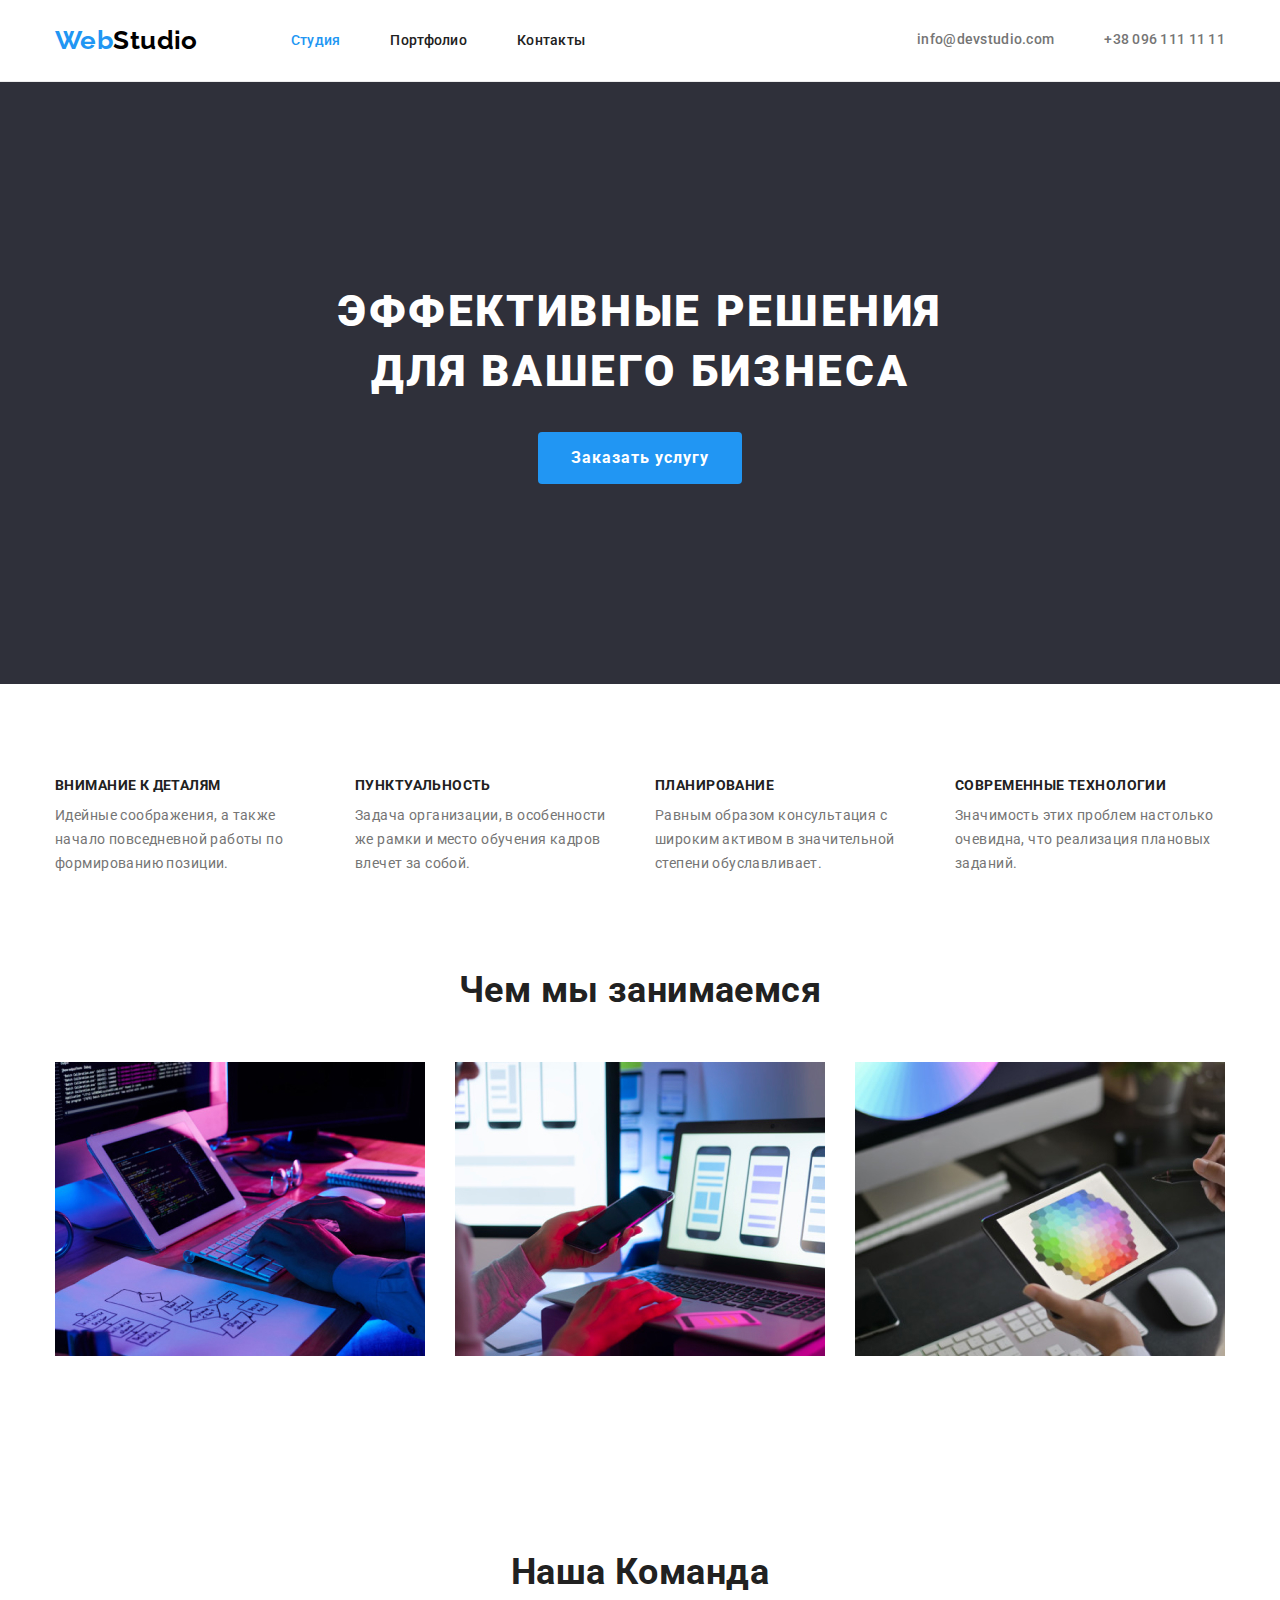
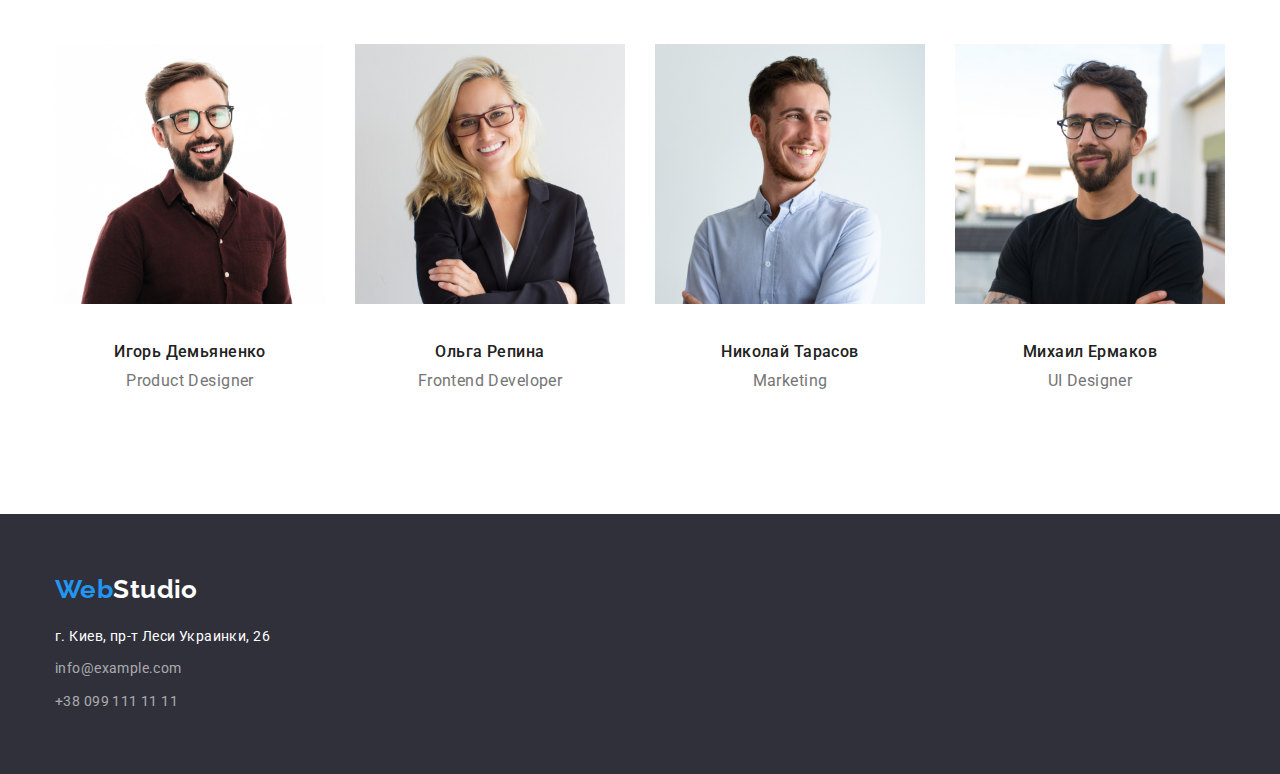
<file: index.html>
<!DOCTYPE html>
<html lang="ru">
<head>
    <meta charset="UTF-8">
    <meta http-equiv="X-UA-Compatible" content="IE=edge">
    <meta name="viewport" content="width=device-width, initial-scale=1.0">
    <title>Document</title>
    <link href="https://fonts.googleapis.com/css2?family=Raleway:wght@700&family=Roboto:wght@400;500;700;900&display=swap"
        rel="stylesheet">
    <link rel="stylesheet" href="./css/modern-normalize.css">
    <link rel="stylesheet" href="./css/styles.css">
</head>
<body>
 <!-- Шапка    -->
<header class="header">
    <div class="header-container container">
        <a class="logo" lang="en" href="./">Web<span class="logo-studio-black">Studio</span></a>
        <nav>
            <ul class="header-list list">
                <li class="header-item"><a class="link navigation-list main-page" href="./index.html">Студия</a></li>
                <li class="header-item"><a class="link navigation-list " href="./portfolio.html">Портфолио</a></li>
                <li class="header-item"><a class="link navigation-list" href="">Контакты</a></li>
            </ul>
        </nav>
        <div class="header-link">
        <a class="link navigation" href="mailto:info@example.com">info@devstudio.com</a>
        <a class="link navigation" href="tel:+380991111111">+38 096 111 11 11</a>
        </div>
    </div>
</header> 
 <!-- Основной блок  -->
 <main>
    
        <!-- Герой -->
        <section class=" section section-hero">
            <div class="container">
            <h1 class="title-hero">Эффективные решения для вашего бизнеса</h1>
            <button class="button button-hero" type="button">Заказать услугу</button>
        </div>
        </section>
        <!-- Наши особенности -->
    
        <section class="section">
            <div class="container">
            <h2 hidden>Наши особенности</h2>
            <ul class="features-list list">
                <li class="features-item">
                    <h3 class="features-title">Внимание к деталям</h3>
                    <p class="features-text">Идейные соображения, а также начало повседневной работы по формированию позиции.</p>
                </li>
                <li class="features-item">
                    <h3 class="features-title">Пунктуальность</h3>
                    <p class="features-text">Задача организации, в особенности же рамки и место обучения кадров влечет за собой.</p>
                </li>
                <li class="features-item">
                    <h3 class="features-title">Планирование</h3>
                    <p class="features-text">Равным образом консультация с широким активом в значительной степени обуславливает.</p>
                </li>
                <li class="features-item">
                    <h3 class="features-title">Современные технологии</h3>
                    <p class="features-text">Значимость этих проблем настолько очевидна, что реализация плановых заданий.</p>
                </li>
            </ul>
            </div>
        </section>
        <!-- Чем мы занимаемся -->
        <section class="section no-padding">
            <div class="container">
            <h2 class="responsibilities-title section-title">Чем мы занимаемся</h2>
            <ul class="responsibilities-list list">
                <li class="responsibilities-item"><img src="./image/box1.jpg" alt="пишем код" width="370" height="294"></li>
                <li class="responsibilities-item"><img src="./image/box2.jpg" alt="делаем макет" width="370" height="294"></li>
                <li class="responsibilities-item"><img src="./image/box3.jpg" alt="дизайн" width="370" height="294"></li>
            </ul>
            </div>
        </section>
        <!-- Команда -->
        <section class="section">
            <div class="container">
            <h2 class=" team-title section-title">Наша Команда</h2>
            <ul class=" team-list list">
                <li class="team-item">
                    <img src="./image/img(4).jpg" alt="Игорь" width="270" height="260">
                    <div class="section-team">
                        <h3 class="team-members">Игорь Демьяненко</h3>
                        <p lang="en">Product Designer</p>
                    </div>
                </li>
                <li class="team-item">
                    <img src="./image/img(1).jpg" alt="Ольга" width="270" height="260">
                    <div class="section-team">
                        <h3 class="team-members">Ольга Репина</h3>
                        <p lang="en">Frontend Developer</p>
                    </div>
                </li>
                <li class="team-item">
                    <img src="./image/img(2).jpg" alt="Николай" width="270" height="260">
                    <div class="section-team">
                        <h3 class="team-members">Николай Тарасов</h3>
                        <p lang="en">Marketing</p>
                    </div>
                </li>
                <li class="team-item">
                    <img src="./image/img(3).jpg" alt="Михаил" width="270" height="260">
                    <div class="section-team">
                        <h3 class="team-members">Михаил Ермаков</h3>
                        <p lang="en">UI Designer</p>
                    </div>
                </li>
            </ul>
            </div>
        </section>
 </main>
 <!-- Подвал -->
 <footer class="footer">
     <div class="container">
        <a class="logo footer-logo" href="./">Web<span class="logo-studio-white">Studio</span></a>
        <address>
            <ul class="list">
                <li class="address-item"><p class="address-street">г. Киев, пр-т Леси Украинки, 26</p></li>
                <li class="address-item"><a class="link address-contacts" href="mailto:info@example.com">info@example.com</a></li>
                <li class="address-item"><a class="link address-contacts" href="tel:+380991111111">+38 099 111 11 11</a></li>
            </ul>
        </address>
    </div>
 </footer>
</body>
</html>
</file>
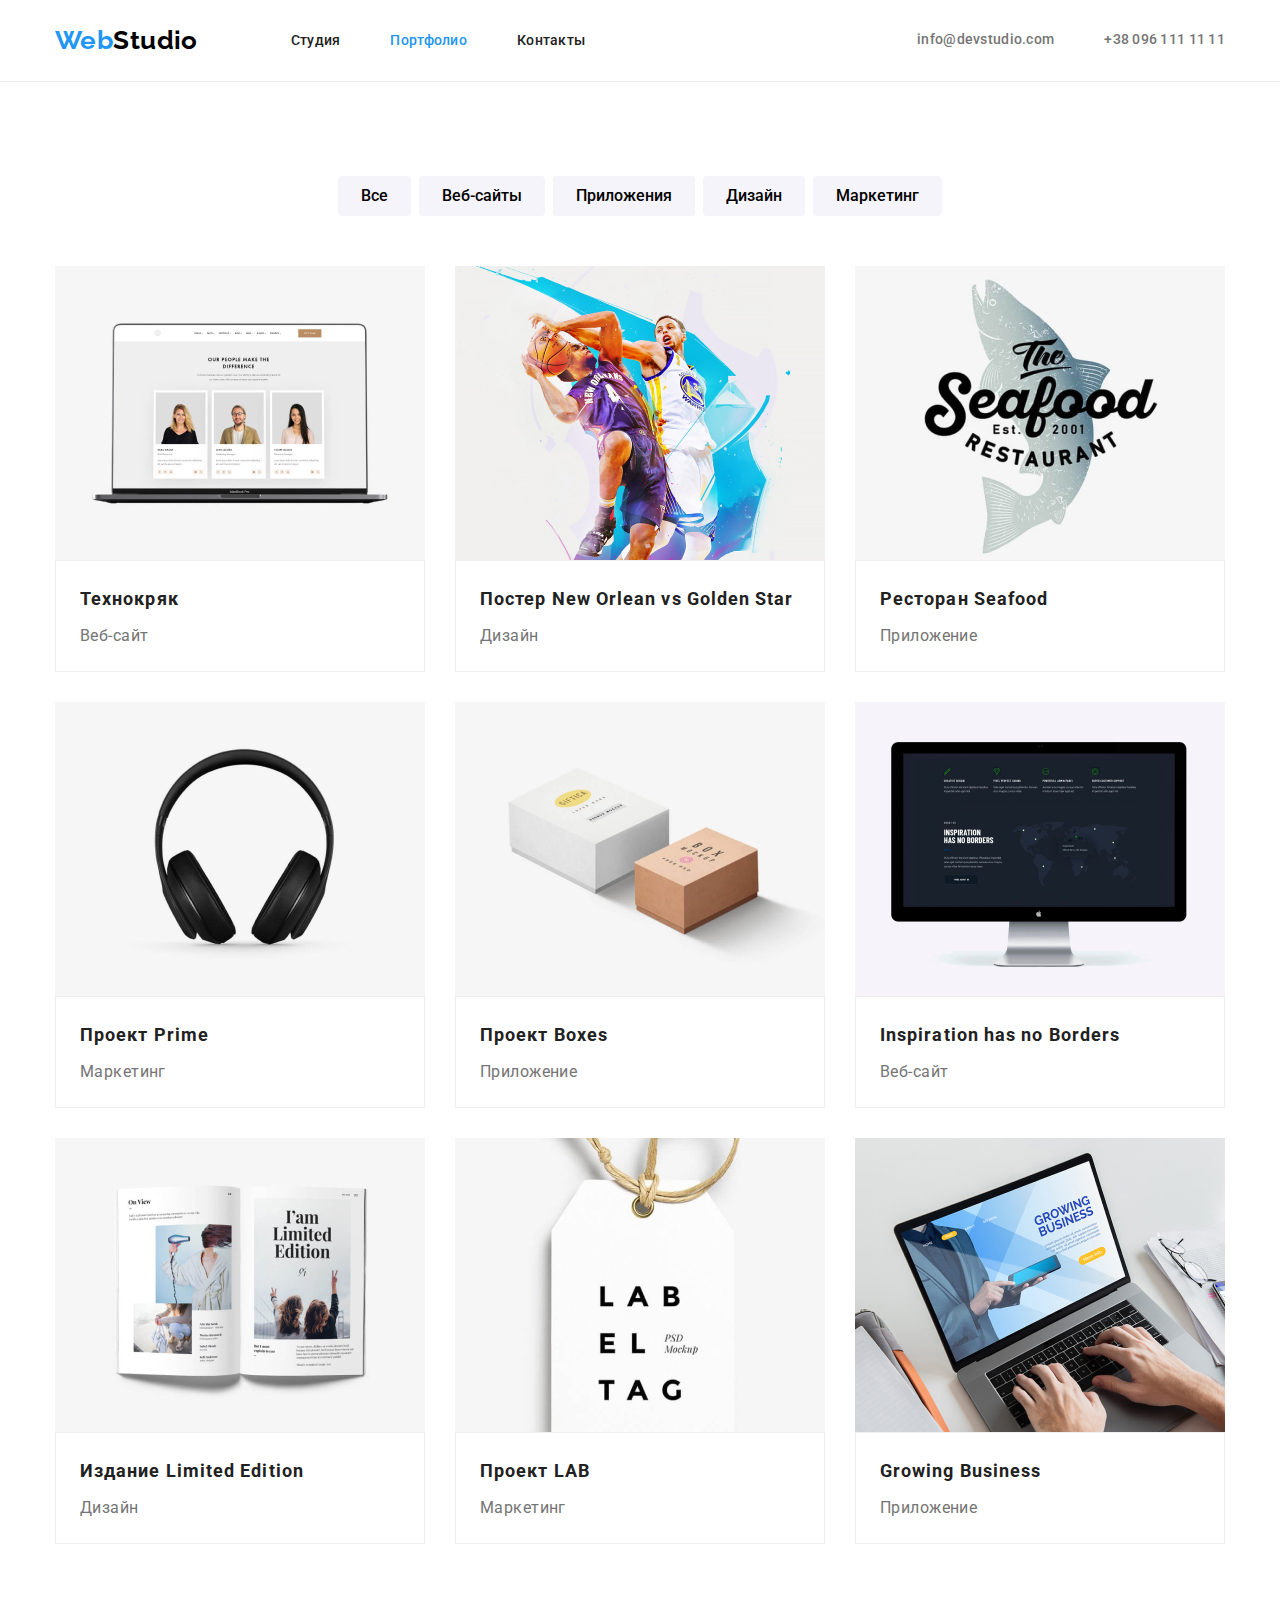
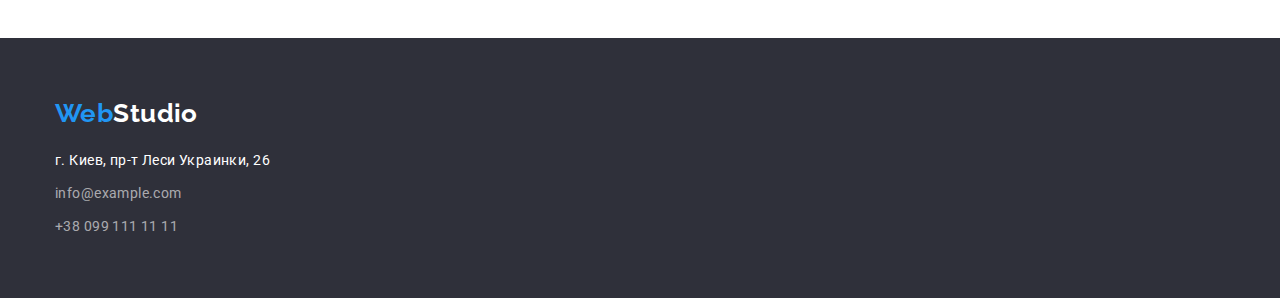
<file: portfolio.html>
<!DOCTYPE html>
<html lang="ru">
<head>
    <meta charset="UTF-8">
    <meta http-equiv="X-UA-Compatible" content="IE=edge">
    <meta name="viewport" content="width=device-width, initial-scale=1.0">
    <title>Document</title>
    <link href="https://fonts.googleapis.com/css2?family=Raleway:wght@700&family=Roboto:wght@400;500;700;900&display=swap"
        rel="stylesheet">
    <link rel="stylesheet" href="./css/modern-normalize.css">
    <link rel="stylesheet" href="./css/styles.css">
</head>
<body>
<!-- Шапка    -->
<header class="header">
    <div class="header-container container">
        <a class="logo" lang="en" href="./">Web<span class="logo-studio-black">Studio</span></a>
        <nav>
            <ul class="header-list list">
                <li class="header-item"><a class="link navigation-list" href="./index.html">Студия</a></li>
                <li class="header-item"><a class="link navigation-list main-page" href="./portfolio.html">Портфолио</a></li>
                <li class="header-item"><a class="link navigation-list" href="">Контакты</a></li>
            </ul>
        </nav>
        <div class="header-link">
        <a class="link navigation" href="mailto:info@example.com">info@devstudio.com</a>
        <a class="link navigation" href="tel:+380991111111">+38 096 111 11 11</a>
        </div>
    </div>
</header>
<!-- Основной блок  -->
<main>
        <section class="section">
            <div class="container">
            <h1 hidden>Список проектов</h1>
            <ul class="btn-list list">
                <li class="btn-item"><button class="button" type="button">Все</button></li>
                <li class="btn-item"><button class="button" type="button">Веб-сайты</button></li>
                <li class="btn-item"><button class="button" type="button">Приложения</button></li>
                <li class="btn-item"><button class="button" type="button">Дизайн</button></li>
                <li class="btn-item"><button class="button" type="button">Маркетинг</button></li>
            </ul>
            <ul class="projects-list list">
                <li class="projects-item">
                    <img class="no-gap" src="./image/img.jpg" alt="" width="370" height="294">
                    <div class="projects-border projects-block">
                    <h2 class="projects-titles">Технокряк</h2>
                    <p class="projects-examples">Веб-сайт</p></div>
                </li>
                <li class="projects-item">
                    <img class="no-gap" src="./image/img1.jpg" alt="" width="370" height="294">
                    <div class="projects-border projects-block">
                    <h2 class="projects-titles">Постер <span lang="en"> New Orlean vs Golden Star</span></h2>
                    <p class="projects-examples">Дизайн</p></div>
                </li>
                <li class="projects-item">
                    <img class="no-gap" src="./image/img2.jpg" alt="" width="370" height="294">
                    <div class="projects-border projects-block">
                    <h2 class="projects-titles">Ресторан <span lang="en"> Seafood</span></h2>
                    <p class="projects-examples">Приложение</p></div>
                </li>
                <li class="projects-item">
                    <img class="no-gap" src="./image/img3.jpg" alt="" width="370" height="294">
                    <div class="projects-border projects-block">
                    <h2 class="projects-titles">Проект <span lang="en"> Prime</span></h2>
                    <p class="projects-examples">Маркетинг</p></div>
                </li>
                <li class="projects-item">
                    <img class="no-gap" src="./image/img4.jpg" alt="" width="370" height="294">
                    <div class="projects-border projects-block">
                    <h2 class="projects-titles">Проект <span lang="en"> Boxes</span></h2>
                    <p class="projects-examples">Приложение</p></div>
                </li>
                <li class="projects-item">
                    <img class="no-gap" src="./image/img5.jpg" alt="" width="370" height="294">
                    <div class="projects-border projects-block">
                    <h2 class="projects-titles"> <span lang="en"> Inspiration has no Borders</span></h2>
                    <p class="projects-examples">Веб-сайт</p></div>
                </li>
                <li class="projects-item">
                    <img class="no-gap" src="./image/img6.jpg" alt="" width="370" height="294">
                    <div class="projects-border projects-block">
                    <h2 class="projects-titles">Издание <span lang="en"> Limited Edition</span></h2>
                    <p class="projects-examples">Дизайн</p></div>
                </li>
                <li class="projects-item">
                    <img class="no-gap" src="./image/img7.jpg" alt="" width="370" height="294">
                    <div class="projects-border projects-block">
                    <h2 class="projects-titles">Проект <span lang="en"> LAB</span></h2>
                    <p class="projects-examples">Маркетинг</p></div>
                </li>
                <li class="projects-item">
                    <img class="no-gap" src="./image/img8.jpg" alt="" width="370" height="294">
                    <div class="projects-border projects-block">
                    <h2 class="projects-titles"> <span lang="en"> Growing Business</span></h2>
                    <p class="projects-examples">Приложение</p></div>
                </li>
            </ul>
            </div>
        </section>
</main>
<!-- Подвал -->
<footer class="footer">
    <div class="container">
        <a class="logo footer-logo" href="./">Web<span class="logo-studio-white">Studio</span></a>
        <address>
            <ul class="list">
                <li class="address-item">
                    <p class="address-street">г. Киев, пр-т Леси Украинки, 26</p>
                </li>
                <li class="address-item"><a class="link address-contacts"
                        href="mailto:info@example.com">info@example.com</a></li>
                <li class="address-item"><a class="link address-contacts" href="tel:+380991111111">+38 099 111 11 11</a>
                </li>
            </ul>
        </address>
    </div>
</footer>
</body>
</html>
</file>
<file: css/styles.css>
:root {
  --primary-background-color: #ffffff;
  --secondary-background-color: #2f303a;
  --primary-text-color: #757575;
  --secondary-text-color: #212121;
  --accent-color: #2196f3;
}

body {
  font-family: 'Roboto', sans-serif;
  font-style: normal;
  font-weight: 400;
  font-size: 14px;
  line-height: 1.71;
  letter-spacing: 0.03em;

  color: var(--primary-text-color);
  background-color: var(--primary-background-color);
}
h1,
h2,
h3,
p,
ul {
  margin-top: 0;
  margin-bottom: 0;
}
.container {
  width: 1200px;
  padding-left: 15px;
  padding-right: 15px;
  margin-left: auto;
  margin-right: auto;
}
.logo {
  display: inline-block;
  margin-right: 93px;

  font-family: 'Raleway', sans-serif;
  font-style: normal;
  font-weight: 700;
  font-size: 26px;
  line-height: 1.19;
  text-decoration: none;

  color: var(--accent-color);
}
.logo-studio-white {
  color: var(--primary-background-color);
}
.logo-studio-black {
  color: black;
}
.button {
  display: inline-block;
  border: 1px solid transparent;
  border-radius: 4px;
  padding: 6px 22px;

  font-family: inherit;
  font-weight: 500;
  font-size: 16px;
  line-height: 1.63;
  text-align: center;
  cursor: pointer;

  background-color: #f5f4fa;
}
.button:hover,
.button:focus {
  color: var(--primary-background-color);
  background-color: var(--accent-color);
}
.link {
  text-decoration: none;
  color: var(--primary-text-color);
}
.link:hover,
.link:focus {
  color: var(--accent-color);
}
.list {
  padding: 0;

  list-style-type: none;
}
.header {
  padding-top: 25px;
  padding-bottom: 25px;
  border-bottom: 1px solid #ececec;
}
.header-container {
  display: flex;
  justify-content: start;
  align-items: center;
}
.header-list {
  display: flex;
  align-items: center;
}
.header-item:not(:last-child) {
  margin-right: 50px;
}
.header-link {
  display: flex;
  align-items: center;
  margin-left: auto;
}
.navigation {
  font-weight: 500;
  line-height: 1.14;
  letter-spacing: 0.02em;
}
.navigation:not(:last-child) {
  margin-right: 50px;
}
.navigation-list {
  font-weight: 500;
  line-height: 1.14;
  letter-spacing: 0.02em;

  color: var(--secondary-text-color);
}
.main-page {
  color: var(--accent-color);
}
.section {
  padding-top: 94px;
  padding-bottom: 94px;
}
.no-padding {
  padding-top: 0;
}
.section-hero {
  padding-top: 200px;
  padding-bottom: 200px;
  text-align: center;

  background-color: var(--secondary-background-color);
}
.title-hero {
  width: 696px;
  font-weight: 900;
  font-size: 44px;
  line-height: 1.36;
  margin-right: auto;
  margin-left: auto;
  margin-bottom: 30px;

  letter-spacing: 0.06em;
  text-transform: uppercase;

  color: var(--primary-background-color);
}
.button.button-hero {
  padding: 10px 32px;

  font-weight: 700;
  line-height: 1.88;
  letter-spacing: 0.06em;

  color: var(--primary-background-color);
  background-color: var(--accent-color);
}
.features-title {
  margin-bottom: 10px;

  font-weight: 700;
  font-size: 14px;
  line-height: 1.14;
  text-transform: uppercase;

  color: var(--secondary-text-color);
}
.features-list {
  display: flex;
}
.features-item {
  max-width: 270px;
}
.features-item:not(:last-child) {
  margin-right: 30px;
}
.section-title {
  font-weight: 700;
  font-size: 36px;
  line-height: 1.17;
  text-align: center;

  color: var(--secondary-text-color);
}
.responsibilities-title {
  margin-bottom: 50px;
}
.responsibilities-list {
  display: flex;
}
.responsibilities-item:not(:last-child) {
  margin-right: 30px;
}
.section-team {
  padding-bottom: 30px;
  padding-top: 30px;
  font-size: 16px;
  line-height: 1.19;
  text-align: center;
}
.team-list {
  display: flex;
}
.team-title {
  margin-bottom: 50px;
}
.team-item:not(:last-child) {
  margin-right: 30px;
}

.team-members {
  margin-bottom: 10px;

  font-weight: 500;
  font-size: 16px;

  color: var(--secondary-text-color);
}
.footer {
  padding-top: 60px;
  padding-bottom: 60px;

  background-color: var(--secondary-background-color);
}

.logo.footer-logo {
  margin-top: 0;
  margin-right: 0;
  margin-bottom: 20px;
}
.address-street {
  font-style: normal;

  color: var(--primary-background-color);
}
.address-contacts {
  font-style: normal;

  color: rgba(255, 255, 255, 0.6);
}
.address-item:not(:last-child) {
  margin-bottom: 9px;
}
.projects-titles {
  margin-bottom: 4px;

  font-weight: 700;
  font-size: 18px;
  line-height: 2;
  letter-spacing: 0.06em;

  color: var(--secondary-text-color);
}
.projects-examples {
  font-size: 16px;
  line-height: 1.87;
}
.btn-list {
  display: flex;
  justify-content: center;
  margin-bottom: 50px;
}
.projects-list {
  display: flex;
  flex-wrap: wrap;
}
.btn-item:not(:last-child) {
  margin-right: 8px;
}
.projects-border {
  border: 1px solid #eeeeee;
}
.projects-item:not(:nth-child(3n)) {
  margin-right: 30px;
}
.projects-item:not(:nth-last-child(-n + 3)) {
  margin-bottom: 30px;
}
.projects-block {
  padding-top: 20px;
  padding-right: 24px;
  padding-bottom: 20px;
  padding-left: 24px;
}
.no-gap {
  display: block;
}
</file>
